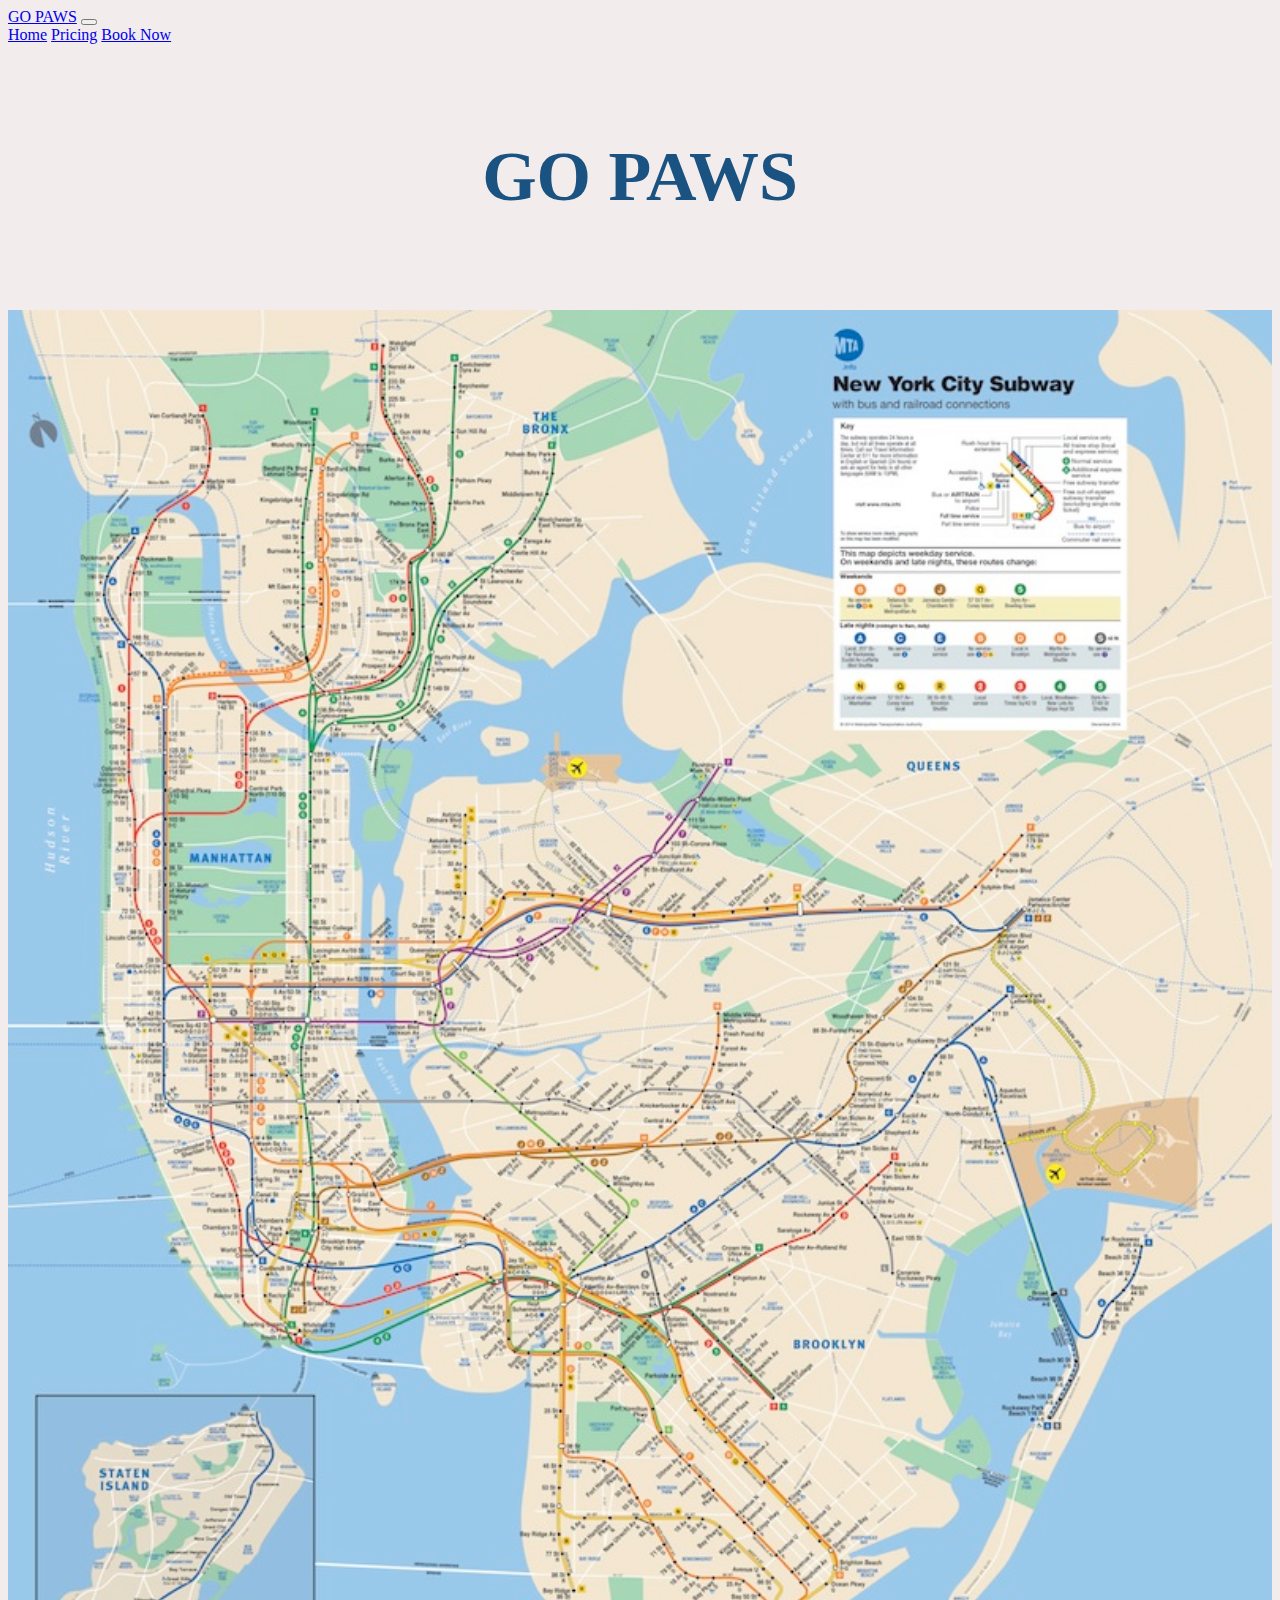
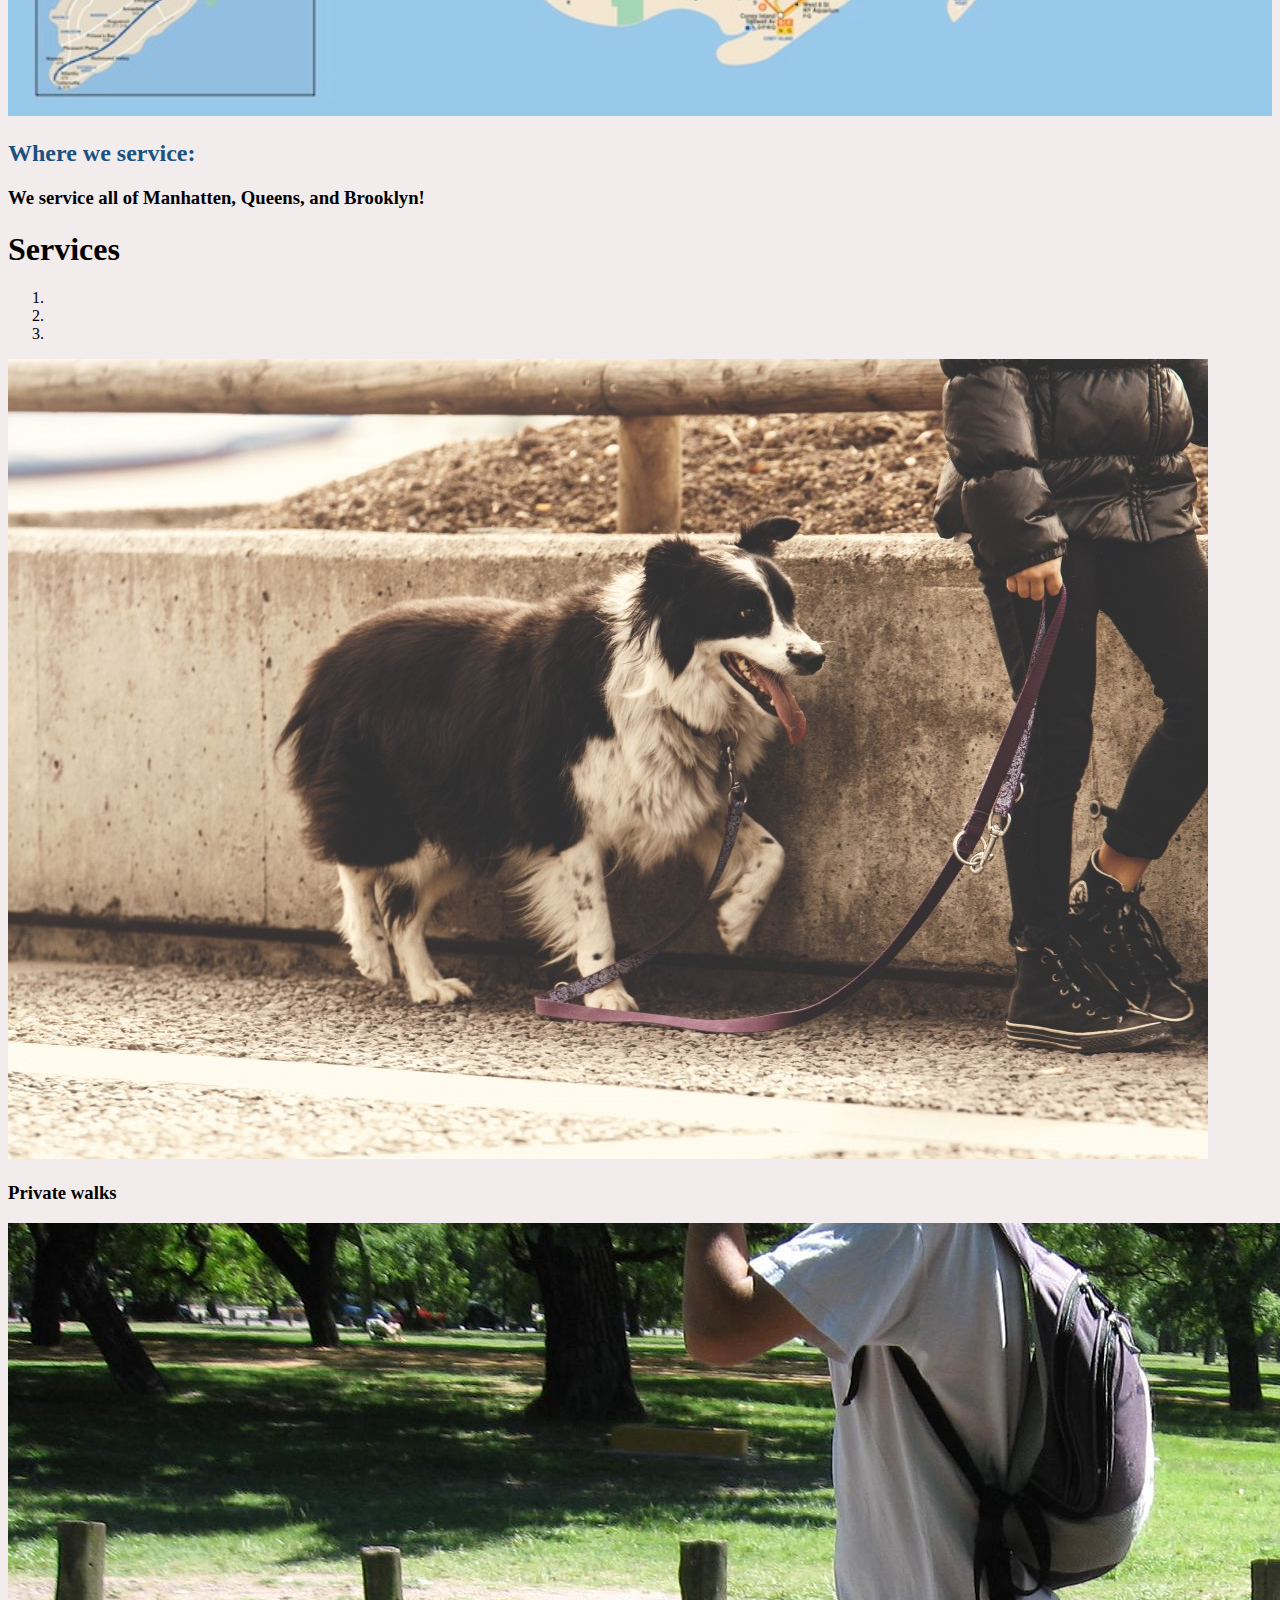
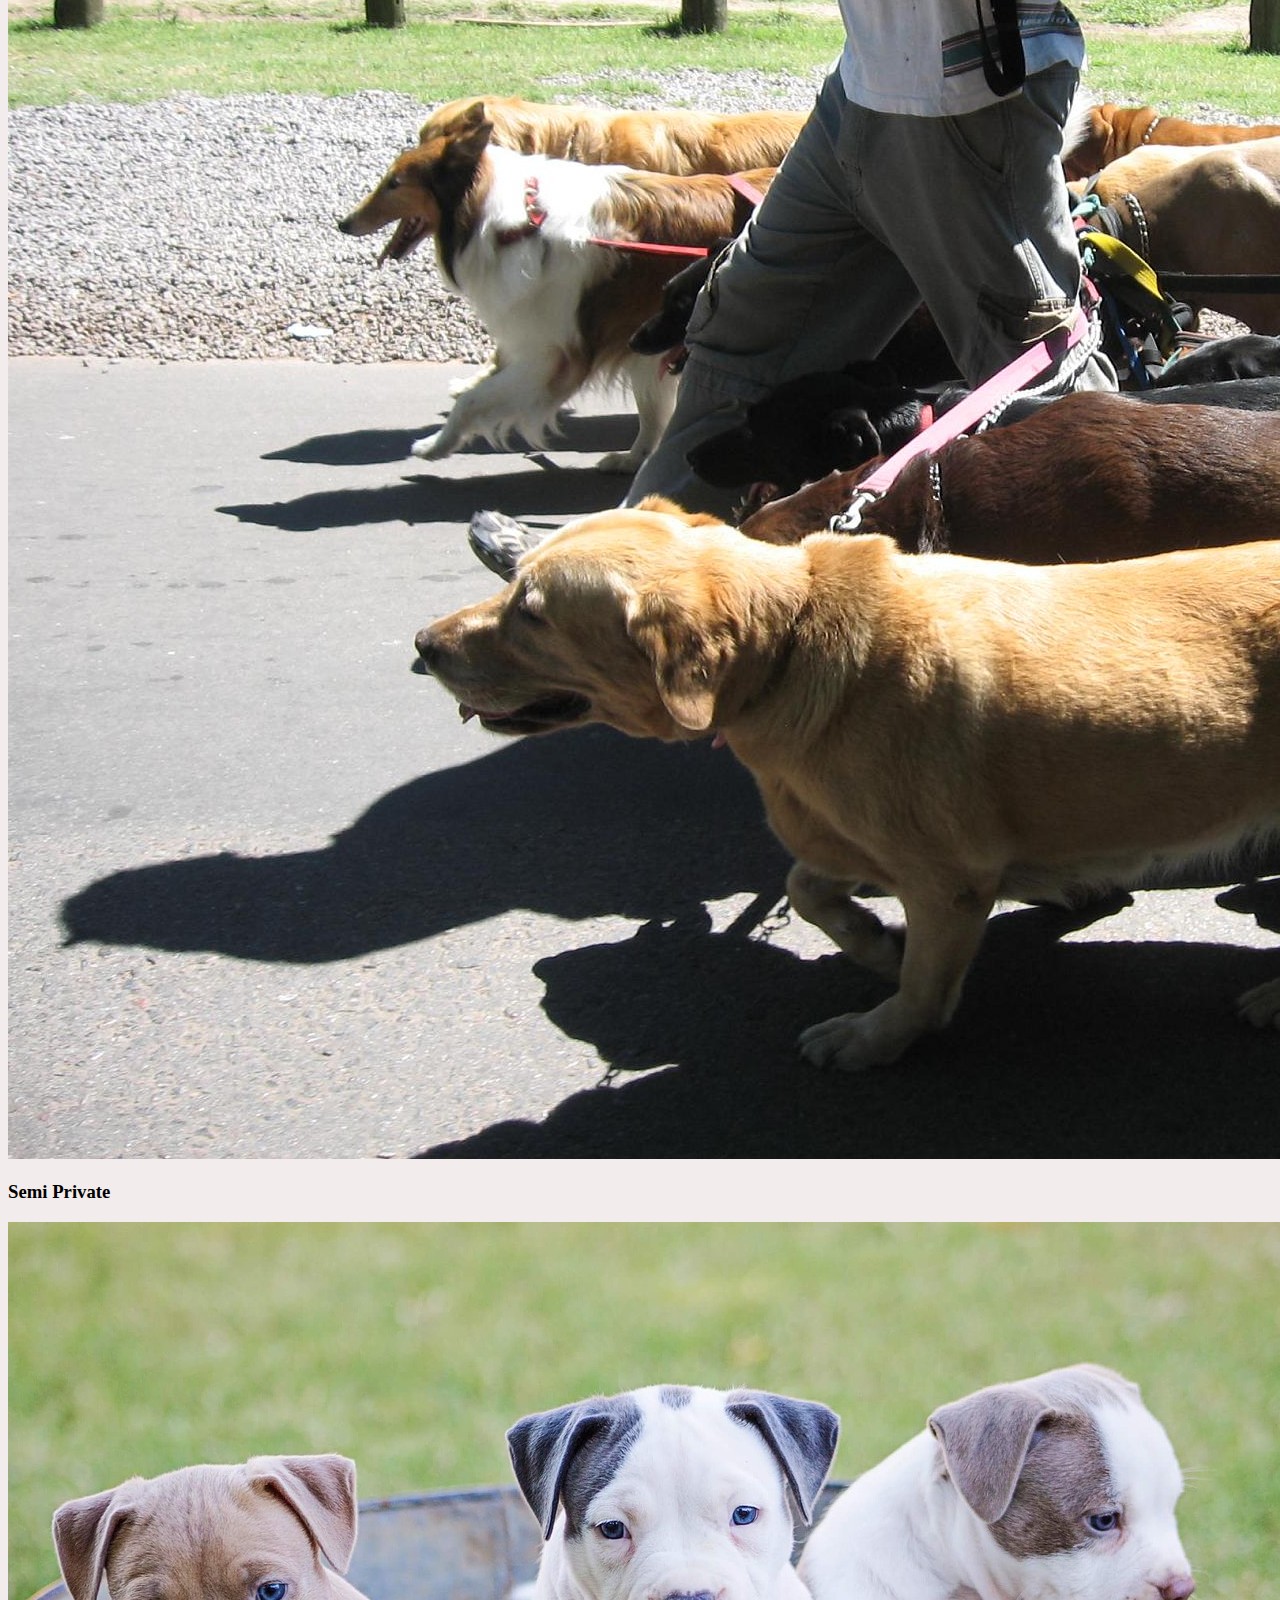
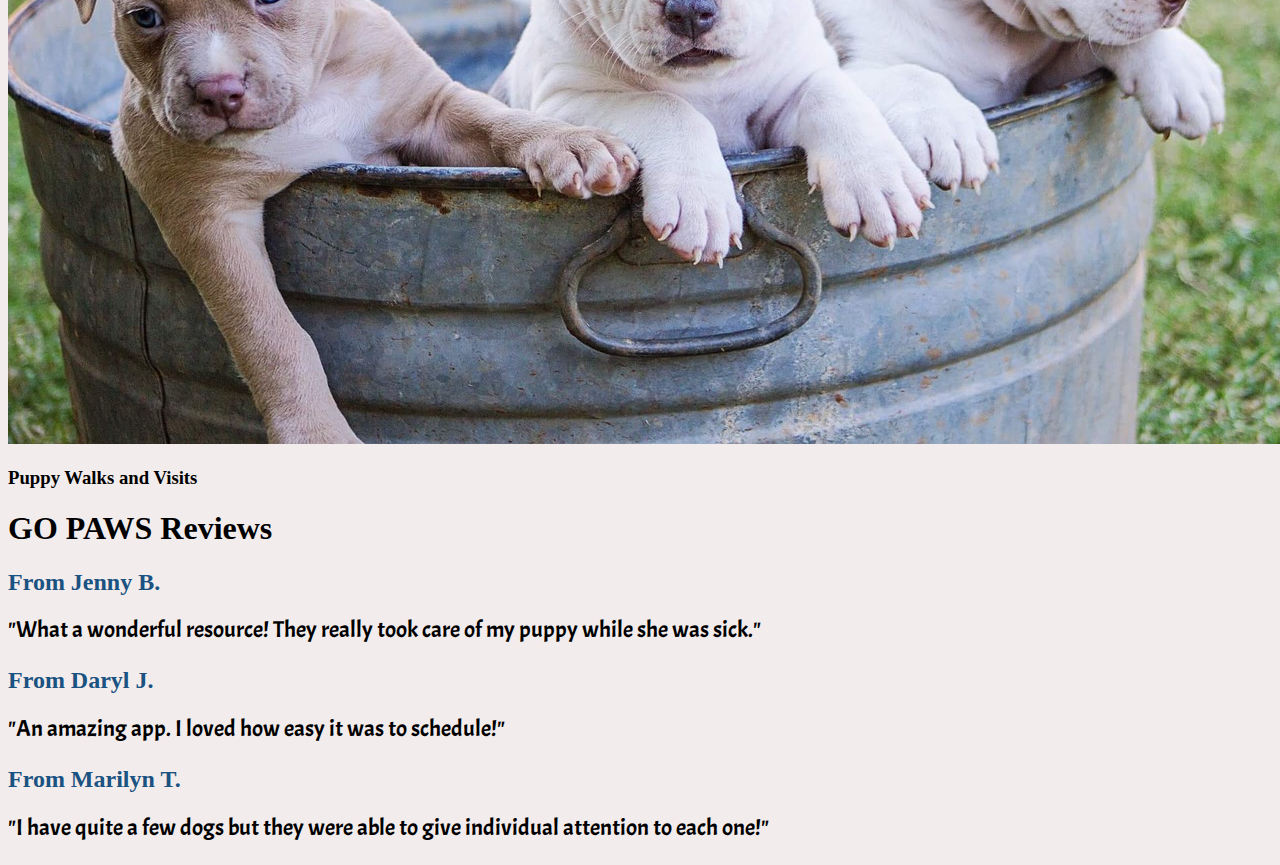
<file: index.html>
<!DOCTYPE html>
<html lang="en">
<head>
	<meta charset="utf-8">
	<meta http-equiv="X-UA-Compatible" content="IE=edge">
	<meta name="viewport" content="width=device-width, initial-scale=1, shrink-to-fit=no">
  <!--Bootstrap CSS-->
  <link rel="stylesheet" href="https://stackpath.bootstrapcdn.com/bootstrap/4.1.3/css/bootstrap.min.css" integrity="sha384-MCw98/SFnGE8fJT3GXwEOngsV7Zt27NXFoaoApmYm81iuXoPkFOJwJ8ERdknLPMO" crossorigin="anonymous">
<link rel="stylesheet" type="text/css" href="main.css">
 <link href="https://fonts.googleapis.com/css?family=Acme" rel="stylesheet">
	
	<title>Home</title>
    
</head>
<body>
	<nav class="navbar bg-dark navbar-dark navbar-expand-sm">
		<div class="container">
			<a class="navbar-brand" href="#">GO PAWS</a>
			<button class="navbar-toggler" type="button"  data-toggle="collapse" data-target="#myTogglerNav">
				<span class="navbar-toggler-icon"></span>
			</button>
			<div class="collapse navbar-collapse" id="myTogglerNav">
				<div class="navbar-nav">
					<a class="nav-item nav-link" href="index.html">Home</a>
					<a class="nav-item nav-link" href="about.html">Pricing</a>
                    <a class="nav-item nav-link" href="booknow.html">Book Now</a>
				</div><!--collapse-->
			</div><!--end navbar-->
		</div><!--end container-->
	</nav><!--end nav-->
      <div class="container">
        <div class="row">
            <div class="col-lg-12">
                <h4>GO PAWS</h4>
            
               
                
            </div>
        </div><!--end row-->
    </div><!--end container-->
    <div class="container">
        <div class="row">
            <div class="col-lg-6">
            
               <div class="img-wrapper">
                <img class="img-fluid" src="nyc-subway-map.jpg" alt="map" width="100%">
                <div class="img-overlay">
                
                </div>
                
            </div>
            </div>
            <div class="col-lg-6">
               <h2>Where we service:</h2>
                <h3>We service all of Manhatten, Queens, and Brooklyn!</h3>
            </div>
        </div><!--end row-->
    </div><!--end container-->

    
	<div class="container">
		<div class="row">
			<div class="col-lg-12">
                <h1>Services</h1>
				<div class="carousel slide" id="featured" data-ride="carousel">
				    <div class="carousel-inner">
                        <ol class="carousel-indicators">
                            <li data-target="#featured" data-slide-to="0"></li>
                            <li data-target="#featured" data-slide-to="1"></li>
                            <li data-target="#featured" data-slide-to="2"></li>
                        </ol>
				        <div class="carousel-item active">
				            <img class="img-fluid" src="dog%20walk.jpg" alt="Sunset">
                            <div class="carousel-caption">
                                <h3>Private walks</h3>
                            
                            </div>
				        </div>
				        <div class="carousel-item">
				            <img class="img-fluid" src="dog%20walker.jpg" alt="Ferry">
                            <div class="carousel-caption">
                                <h3>Semi Private</h3>
                   
                            </div>
				        </div>
				        <div class="carousel-item">
				            <img class="img-fluid" src="puppy.jpg" alt="Umbrella">
                            <div class="carousel-caption">
                                <h3>Puppy Walks and Visits</h3>
                         
                            </div>
				        </div>
				        </div>
                        <a href="#featured" class="carousel-control-prev" role="button" data-slide="prev">
                        <span class="carousel-control-prev-icon"></span>
                            </a>
                        <a href="#featured" class="carousel-control-next" role="button" data-slide="next">
                        <span class="carousel-control-next-icon"></span>
                            </a>
					</div><!--end inner carousel-->
				</div><!--end carousel-->
			</div>
		</div><!--end row-->
	</div><!--end container-->
<div class="container">
        <div class="row">
            <div class="col-lg-6">
                <h1>GO PAWS Reviews</h1>
               <h2>From Jenny B.</h2>
                <p>"What a wonderful resource! They really took care of my puppy while she was sick."</p>
                <h2>From Daryl J.</h2>
                <p>"An amazing app. I loved how easy it was to schedule!"</p>
                
                <h2>From Marilyn T.</h2>
                <p>"I have quite a few dogs but they were able to give individual attention to each one!"</p>
                </div>
                
            </div>
            
        
        </div><!--end row-->
    </div><!--end container-->



<!--JavaScript scripts-->
<script src="https://code.jquery.com/jquery-3.3.1.slim.min.js" integrity="sha384-q8i/X+965DzO0rT7abK41JStQIAqVgRVzpbzo5smXKp4YfRvH+8abtTE1Pi6jizo" crossorigin="anonymous"></script>
<script src="https://cdnjs.cloudflare.com/ajax/libs/popper.js/1.14.3/umd/popper.min.js" integrity="sha384-ZMP7rVo3mIykV+2+9J3UJ46jBk0WLaUAdn689aCwoqbBJiSnjAK/l8WvCWPIPm49" crossorigin="anonymous"></script>
<script src="https://stackpath.bootstrapcdn.com/bootstrap/4.1.3/js/bootstrap.min.js" integrity="sha384-ChfqqxuZUCnJSK3+MXmPNIyE6ZbWh2IMqE241rYiqJxyMiZ6OW/JmZQ5stwEULTy" crossorigin="anonymous"></script>

</body>
</html>
</file>
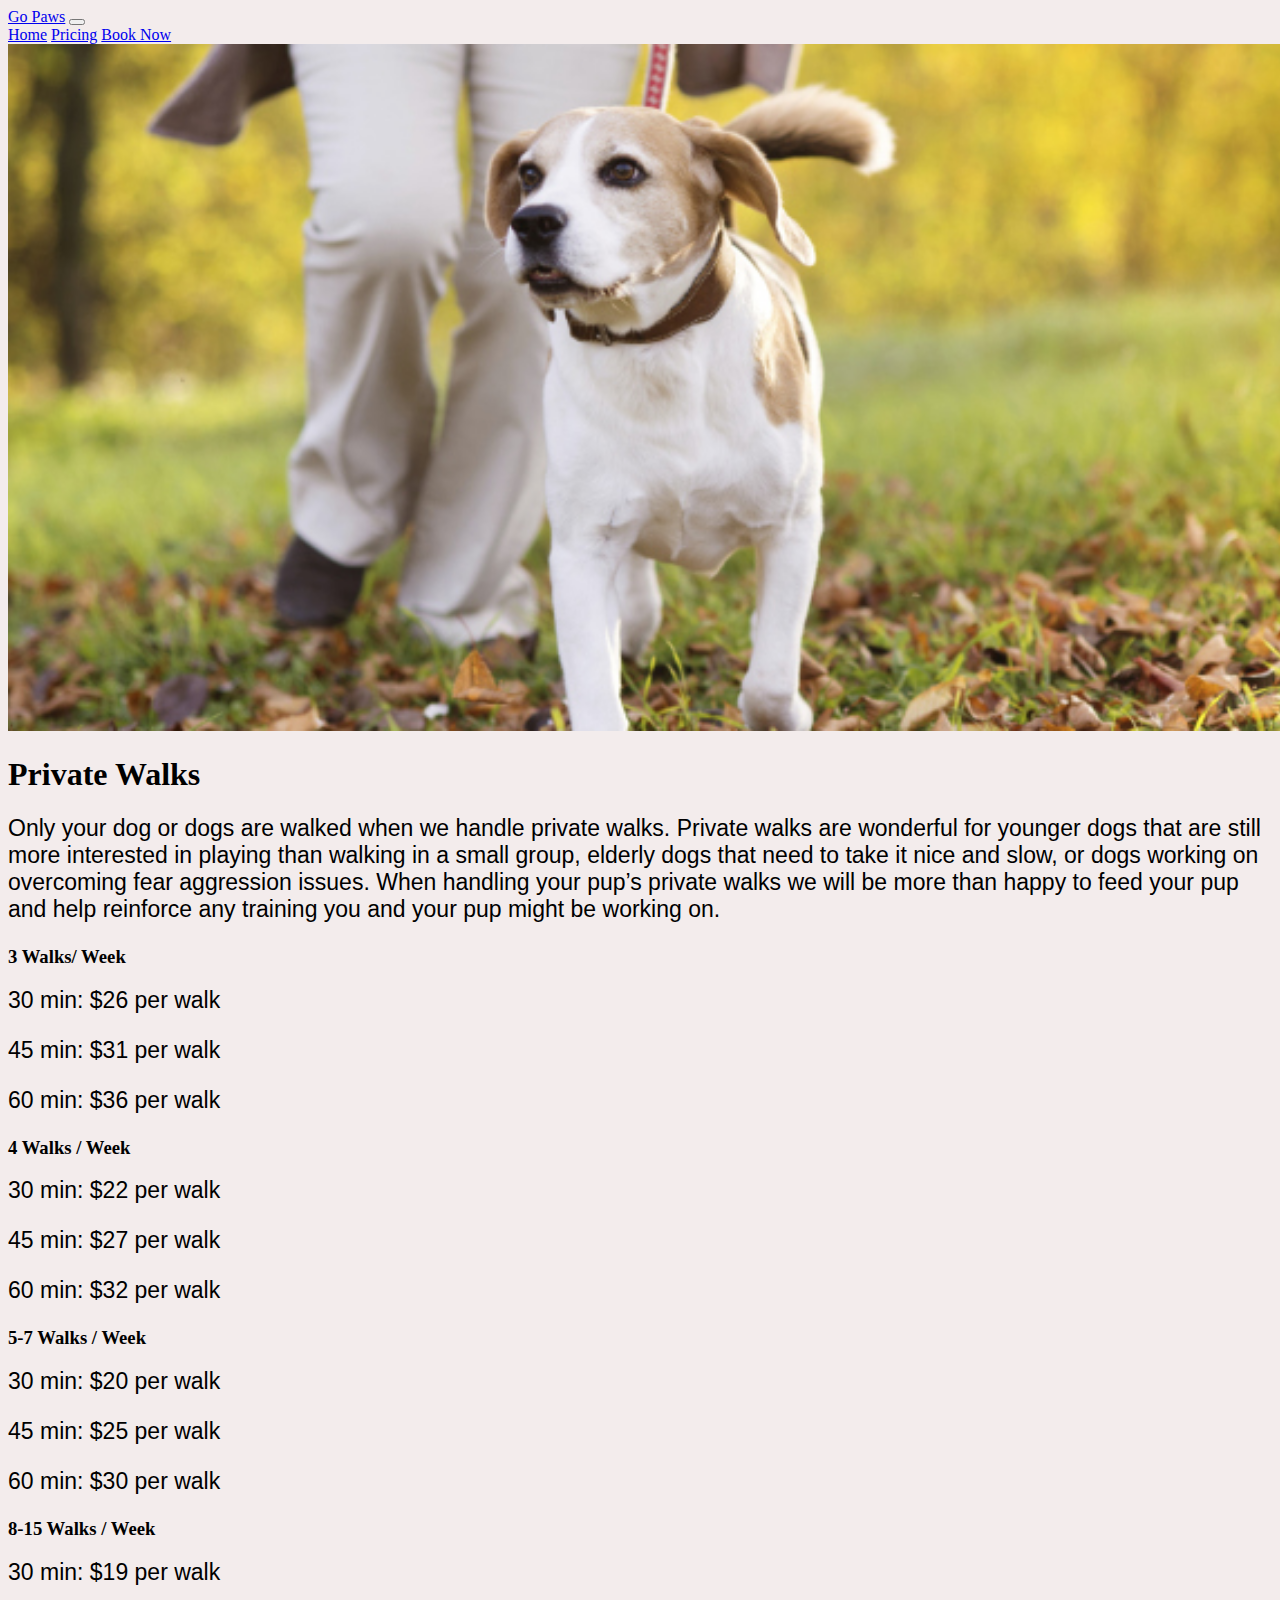
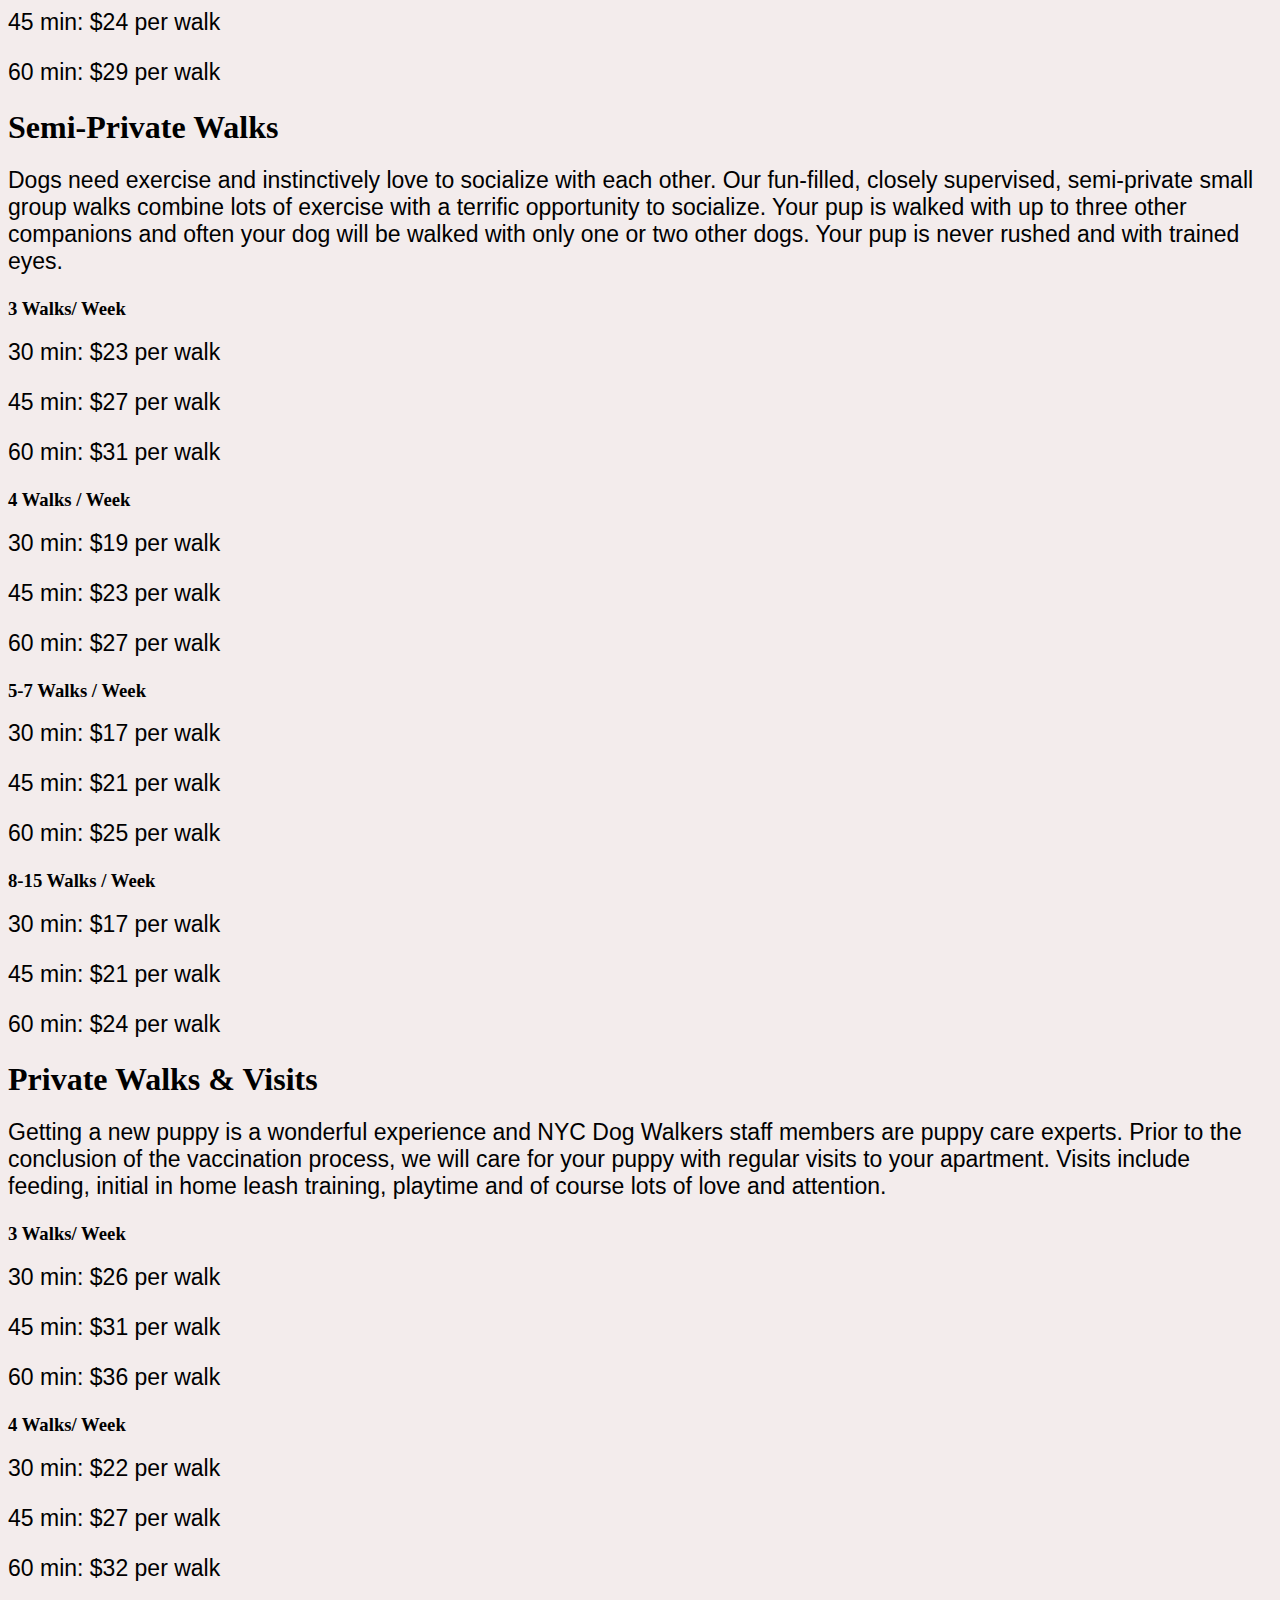
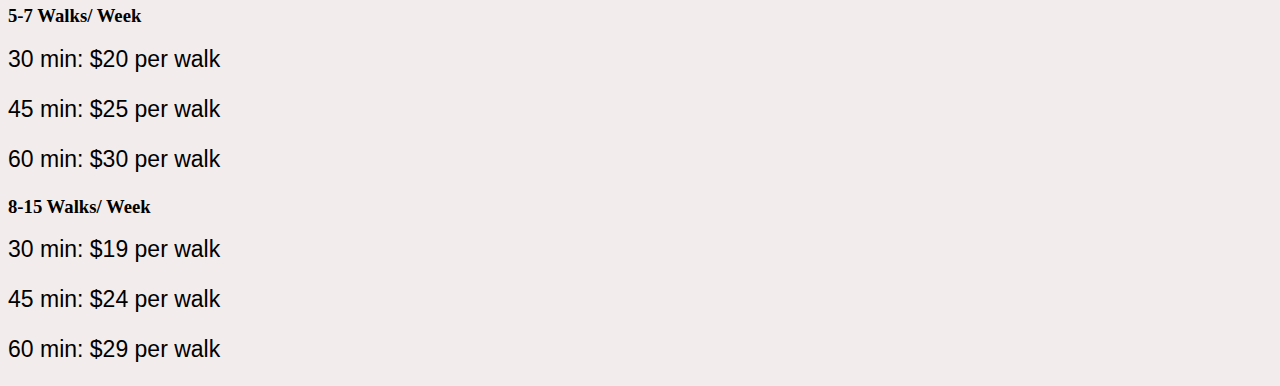
<file: about.html>
<!DOCTYPE html>
<html lang="en">
<head>
	<meta charset="utf-8">
	<meta http-equiv="X-UA-Compatible" content="IE=edge">
	<meta name="viewport" content="width=device-width, initial-scale=1, shrink-to-fit=no">
  <!--Bootstrap CSS-->
  <link rel="stylesheet" href="https://stackpath.bootstrapcdn.com/bootstrap/4.1.3/css/bootstrap.min.css" integrity="sha384-MCw98/SFnGE8fJT3GXwEOngsV7Zt27NXFoaoApmYm81iuXoPkFOJwJ8ERdknLPMO" crossorigin="anonymous">
  <link href="https://fonts.googleapis.com/css?family=Alfa+Slab+One" rel="stylesheet">
   <link rel="stylesheet" type="text/css" href="main.css">

	
	<title>Go Paws</title>
</head>
<body>
    
	<header>

	</header>
	<nav class="navbar navbar-dark  bg-dark navbar-expand-sm">
		<div class="container">
			<a class="navbar-brand" href="#">Go Paws</a>
			<button class="navbar-toggler" type="button" data-toggle="collapse" data-target="#myTogglerNav">
				<span class="navbar-toggler-icon"></span>
			</button>
			<div class="collapse navbar-collapse" id="myTogglerNav">
				<div class="navbar-nav">
					<a class="nav-item nav-link active" href="index.html">Home</a>
                    <a class="nav-item nav-link" href="about.html">Pricing</a>
			
					<a class="nav-item nav-link" href="booknow.html">Book Now</a>		
					
			
				</div><!--end navbar div-->
			</div><!--collapse--> 
		</div><!--end container-->
	</nav>
    
	<div class="container">
		<div class="row">
			<div class="col-sm-12">
				<img class="img-fluid" src="Walking-Dog-Banner.jpg" alt="Walking-Dog" width="1600" hight="400">
			</div>
            
				<div1 id=" col-sm-12">
					
				<h1>Private Walks</h1>
					<p>Only your dog or dogs are walked when we handle private walks. Private walks are wonderful for younger dogs that are still more interested in playing than walking in a small group, elderly dogs that need to take it nice and slow, or dogs working on overcoming fear aggression issues. When handling your pup’s private walks we will be more than happy to feed your pup and help reinforce any training you and your pup might be working on.
                    </p>
            </div1>
                     <div2 class="col-sm-6">
			

				<h3>3 Walks/ Week</h3>
                         <p>30 min: $26 per walk</p>
                         <p>45 min: $31 per walk</p>
                         <p>60 min: $36 per walk</p>
			</div2>
			
            <div2 class="col-sm-6">
				<h3>4 Walks / Week</h3>
				<p>30 min: $22 per walk</p>
                <p>45 min: $27 per walk</p>
                <p>60 min: $32 per walk</p>
                
                
			</div2>
                     <div2 class="col-sm-6">
			

				<h3>5-7 Walks / Week</h3>
                         <p>30 min: $20 per walk</p>
                         <p>45 min: $25 per walk</p>
                         <p>60 min: $30 per walk</p>
			</div2>
			<div2 class="col-sm-6">
				<h3>8-15 Walks / Week</h3>
				<p>30 min: $19 per walk</p>
                <p>45 min: $24 per walk</p>
                <p>60 min: $29 per walk</p>
                
                
			</div2>
				
            <div1 id="col-sm-12">
					
					<h1>Semi-Private Walks</h1>
					<p>Dogs need exercise and instinctively love to socialize with each other. Our fun-filled, closely supervised, semi-private small group walks combine lots of exercise with a terrific opportunity to socialize. Your pup is walked with up to three other companions and often your dog will be walked with only one or two other dogs. Your pup is never rushed and with trained eyes.
                    </p>
            </div1>
                     <div2 class="col-sm-6">
			

				<h3>3 Walks/ Week</h3>
                         <p>30 min: $23 per walk</p>
                         <p>45 min: $27 per walk</p>
                         <p>60 min: $31 per walk</p>
			</div2>
			
            <div2 class="col-sm-6">
				
                <h3>4 Walks / Week</h3>
				<p>30 min: $19 per walk</p>
                <p>45 min: $23 per walk</p>
                <p>60 min: $27 per walk</p>
                
                
			</div2>
                
            <div2 class="col-sm-6">
               
                    <h3>5-7 Walks / Week</h3>
                         <p>30 min: $17 per walk</p>
                         <p>45 min: $21 per walk</p>
                         <p>60 min: $25 per walk</p>
			</div2>
			
            <div2 class="col-sm-6">
				<h3>8-15 Walks / Week</h3>
				<p>30 min: $17 per walk</p>
                <p>45 min: $21 per walk</p>
                <p>60 min: $24 per walk</p>
                
                
            </div2>
            
            <div1 id="col-sm-12">
					
					<h1>Private Walks & Visits</h1>
					<p>Getting a new puppy is a wonderful experience and NYC Dog Walkers staff members are puppy care experts. Prior to the conclusion of the vaccination process, we will care for your puppy with regular visits to your apartment. Visits include feeding, initial in home leash training, playtime and of course lots of love and attention. 
                    </p>
            </div1>
                     <div2 class="col-sm-6">
			

				<h3>3 Walks/ Week</h3>
                 <p>30 min: $26 per walk</p>
                 <p>45 min: $31 per walk</p>
                <p>60 min: $36 per walk</p>
			</div2>
			
            <div2 class="col-sm-6">
				<h3>4 Walks/ Week</h3>
				<p>30 min: $22 per walk</p>
                <p>45 min: $27 per walk</p>
                <p>60 min: $32 per walk</p>
                
                
			</div2>
               
            <div2 class="col-sm-6">
                
                <h3>5-7 Walks/ Week</h3>
                         <p>30 min: $20 per walk</p>
                         <p>45 min: $25 per walk</p>
                         <p>60 min: $30 per walk</p>
			</div2>
			
            <div2 class="col-sm-6">
				
                <h3>8-15 Walks/ Week</h3>
				<p>30 min: $19 per walk</p>
                <p>45 min: $24 per walk</p>
                <p>60 min: $29 per walk</p>
                
                
			</div2>
				
				
			
		</div><!--end row-->
	</div><!--end container-->

<!--JavaScripy scripts-->
<script src="https://code.jquery.com/jquery-3.3.1.slim.min.js" integrity="sha384-q8i/X+965DzO0rT7abK41JStQIAqVgRVzpbzo5smXKp4YfRvH+8abtTE1Pi6jizo" crossorigin="anonymous"></script>
<script src="https://cdnjs.cloudflare.com/ajax/libs/popper.js/1.14.3/umd/popper.min.js" integrity="sha384-ZMP7rVo3mIykV+2+9J3UJ46jBk0WLaUAdn689aCwoqbBJiSnjAK/l8WvCWPIPm49" crossorigin="anonymous"></script>
<script src="https://stackpath.bootstrapcdn.com/bootstrap/4.1.3/js/bootstrap.min.js" integrity="sha384-ChfqqxuZUCnJSK3+MXmPNIyE6ZbWh2IMqE241rYiqJxyMiZ6OW/JmZQ5stwEULTy" crossorigin="anonymous"></script>

</body>
</html>
</file>
<file: main.css>
.jumbotron {
    margin-top: 20px;
background-image: url("booknow_images/matt-nelson-259365-unsplash%20(1).jpg");
background-size: cover;
    height: 220px;
    opacity: 60%;
}
h5{
    color: White;
    font-size:60px;
}
h2{
    color: #1A5281;
}
h4{
    color: #1A5281;
    font-size: 70px;
    text-align: center;
}
p{
    font-size: 23px;
    font-family: 'Acme', sans-serif;
    margin-top: 10px;
}
.text-block {
    position:center;
    left: 5%;
    right: 5%;
    background-color: black;
    opacity: 0.8;
    color: white;
    padding-left: 20px;
    padding-right: px;
}
body{
    background-color: #F3ECEC;
}
.btn-primary,
.btn-primary:hover,
.btn-primary:active,
.btn-primary:visited,
.btn-primary:focus {
    background-color: #B8D8B8;
    border-color: #B8D8B8;
    color: black;
}
</file>
